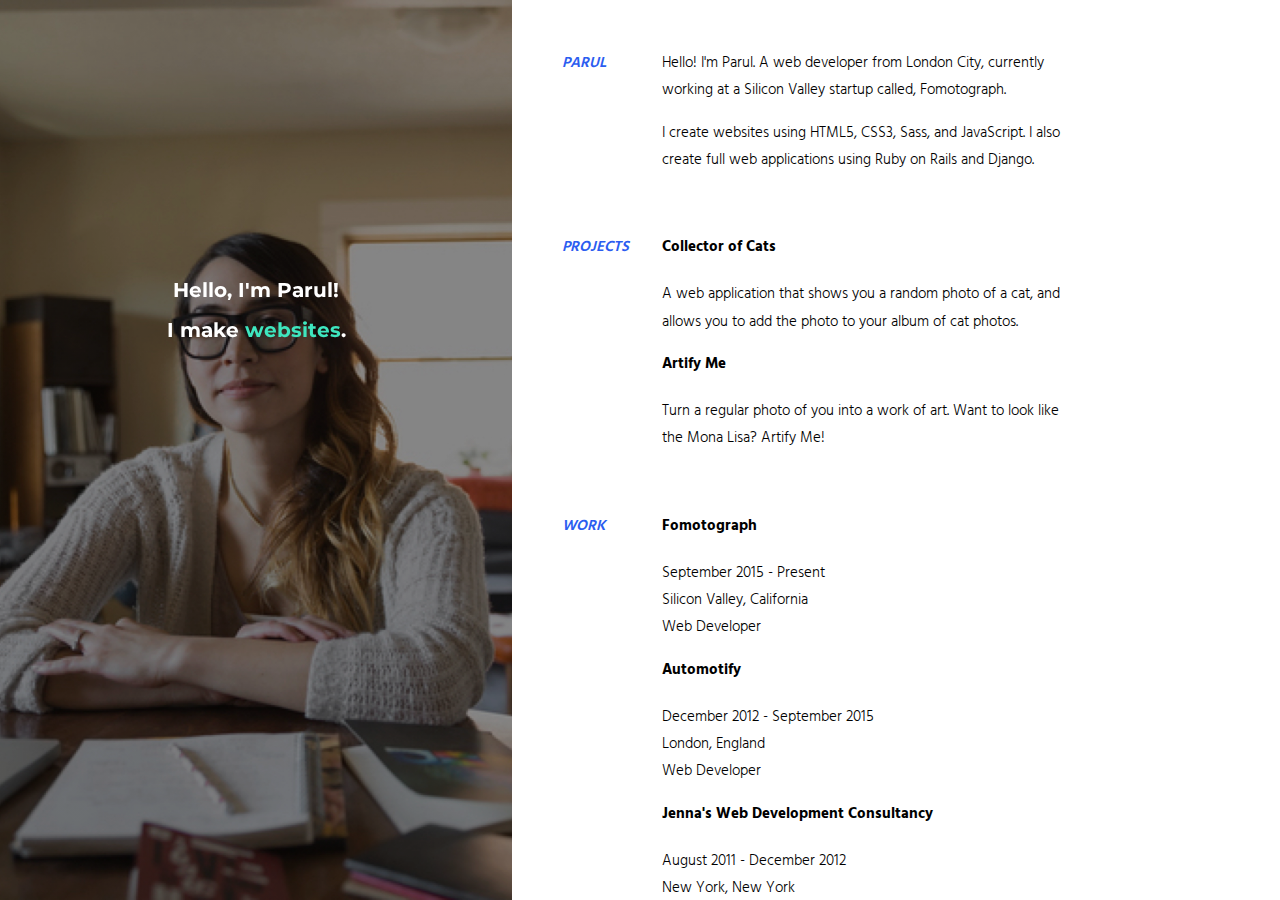
<file: resume-template/index.html>
<!DOCTYPE html>
<html lang="en">
<head>
  <meta charset="utf-8">
  <meta http-equiv="X-UA-Compatible" content="ie=edge">
  <meta name="viewport" content="width=device-width, initial-scale=1.0">
  <title>The Mobile Experience</title>
  <link href="https://fonts.googleapis.com/css?family=Montserrat:500,700|Hind:400,600,300" rel="stylesheet" type="text/css">
  <link rel="stylesheet" href="css/normalize.css">
  <link rel="stylesheet" href="css/styles.css">
  <!-- current design is from http://rafaelderolez.be/, would need to be replaced if lab approved -->
</head>
<body>
  <div class="container">
    <section class="picture">
      <div class="intro">
        <h1>Hello, I'm Parul!</h1>
        <h1>I make <em>websites</em>.</h1>
      </div>
      <div class="background">
      </div>
    </section>
    <section class="resume">
      <section class="part">
        <div class="sidebar">
          <span class="tag">Parul</span>
        </div>
        <div class="main">
          <p>
            Hello! I'm  Parul. A web developer from London City, currently working at a Silicon Valley startup called, Fomotograph.
          </p>
          <p>
            I create websites using HTML5, CSS3, Sass, and JavaScript. I also create full web applications using Ruby on Rails and Django.
          </p>
        </div>
      </section>
      <section class="part">
        <div class="sidebar">
          <span class="tag">Projects</span>
        </div>
        <div class="main">
          <h4>Collector of Cats</h4>
          <p>
            A web application that shows you a random photo of a cat, and allows you to add the photo to your album of cat photos.
          </p>
          <h4>Artify Me</h4>
          <p>
            Turn a regular photo of you into a work of art. Want to look like the Mona Lisa? Artify Me!
          </p>
        </div>
      </section>
      <section class="part">
        <div class="sidebar">
          <span class="tag">Work</span>
        </div>
        <div class="main">
          <div>
            <h4>Fomotograph</h4>
            <div class="date-range">September 2015 - Present</div>
            <p>Silicon Valley, California<br />
            Web Developer</p>
          </div>
          <div>
            <h4>Automotify</h4>
            <div class="date-range">December 2012 - September 2015</div>
            <p>London, England<br />
            Web Developer</p>
          </div>
          <div>
            <h4>Jenna's Web Development Consultancy</h4>
            <div class="date-range">August 2011 - December 2012</div>
            <p>New York, New York<br />
            Web Developer</p>
          </div>
        </div>
      </section>
    </section>
  </div>
</body>
</html>
</file>
<file: resume-template/css/styles.css>
html {
  box-sizing: border-box
}

*,
*::after,
*::before {
  box-sizing: inherit
}

h1, h2, h3, h4, h5, h6 {
  margin-top: 0;
}

p {
  margin: 0 0 1em;
}

.container {
  max-width: 100%;
}

.picture, .resume {
  position: fixed;
  padding: 3.125rem;
}

.picture {
  top: 0;
  left: 0;
  width: 40%;
}

.intro {
  width: 75%;
  margin: 55% auto 0;
  font-family: Montserrat, sans-serif;
  font-size: 10px;
  line-height: 1.35;
  font-weight: 500;
  color: #fff;
  text-align: center;
}

.background {
  position: absolute;
  top: 0;
  left: 0;
  z-index: -1;
  width: 100%;
  height: 100vh;
  background: linear-gradient(rgba(0, 0, 0, 0.4), rgba(0, 0, 0, 0.4)), url("../img/profile.jpg");
  background-size: cover;
  background-position: center top;
  filter: brightness(90%);
}

.intro em {
  color: #3ee6bf;
  font-style: normal;
  position: relative;
  font-weight: 700;
}

.resume {
  top: 0;
  right: 0;
  bottom: 0;
  background-color: #fff;
  font-family: Hind, sans-serif;
  font-size: 0.9375rem;
  font-weight: 300;
  line-height: 1.818;
  overflow-y: scroll;
  width: 60%;
}

.part {
  width: 100%;
  margin-top: 3em;
  clear: both;
  overflow: hidden;
}

.part:first-child {
  margin-top: 0;
}

.sidebar, .main {
  float: left;
}

.sidebar {
  width: 15%;
}

.main {
  width: 85%;
  padding-right: 25%;
}

.tag {
  text-transform: uppercase;
  font-style: italic;
  font-weight: 600;
  color: rgb(43, 93, 240);
}


@media only screen and (max-width: 414px) {
  .picture, .resume {
    position: relative;
  }
  
  .picture {
    display: none;
  }
  
  .resume {
    width: 100%;
  }
}

@media only screen and (max-width: 768px) {
  .sidebar, .main { 
    float: none;
    width: 100%;
    padding-right: 0;
  }
}
</file>
